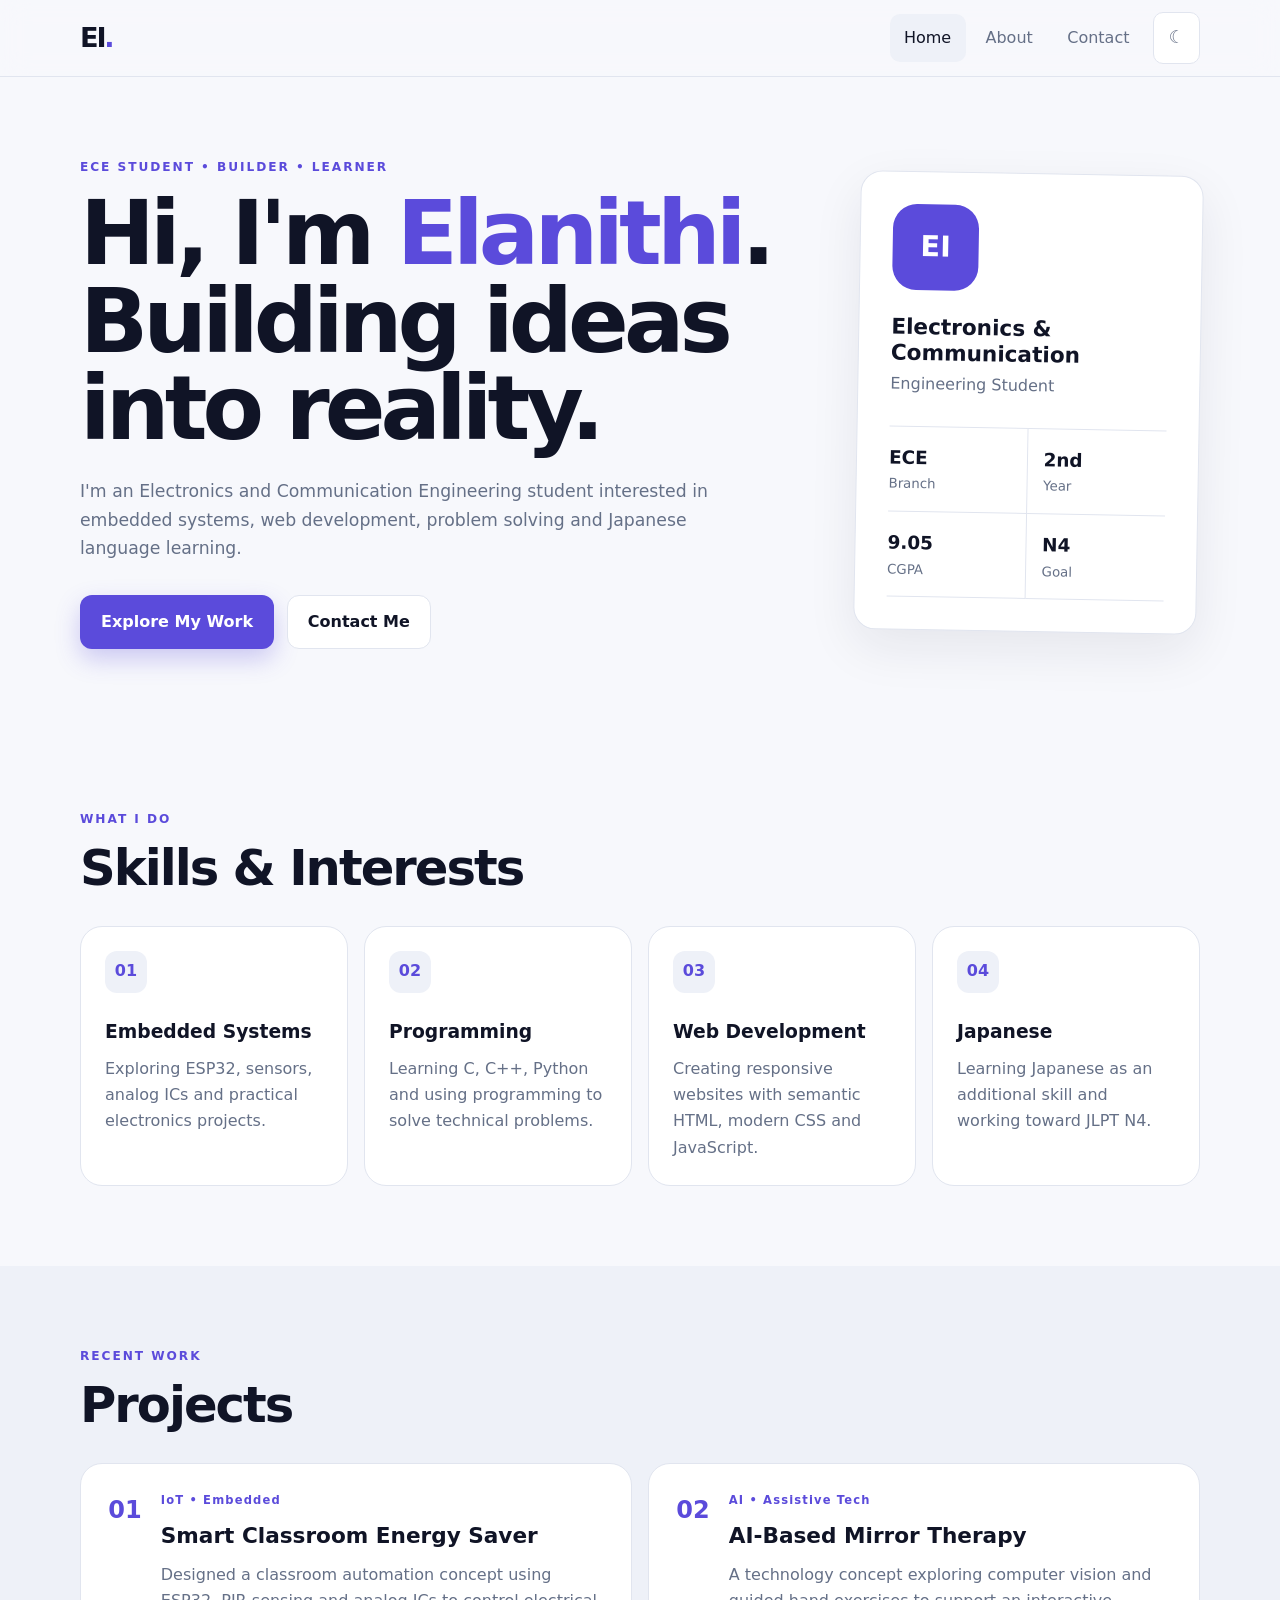
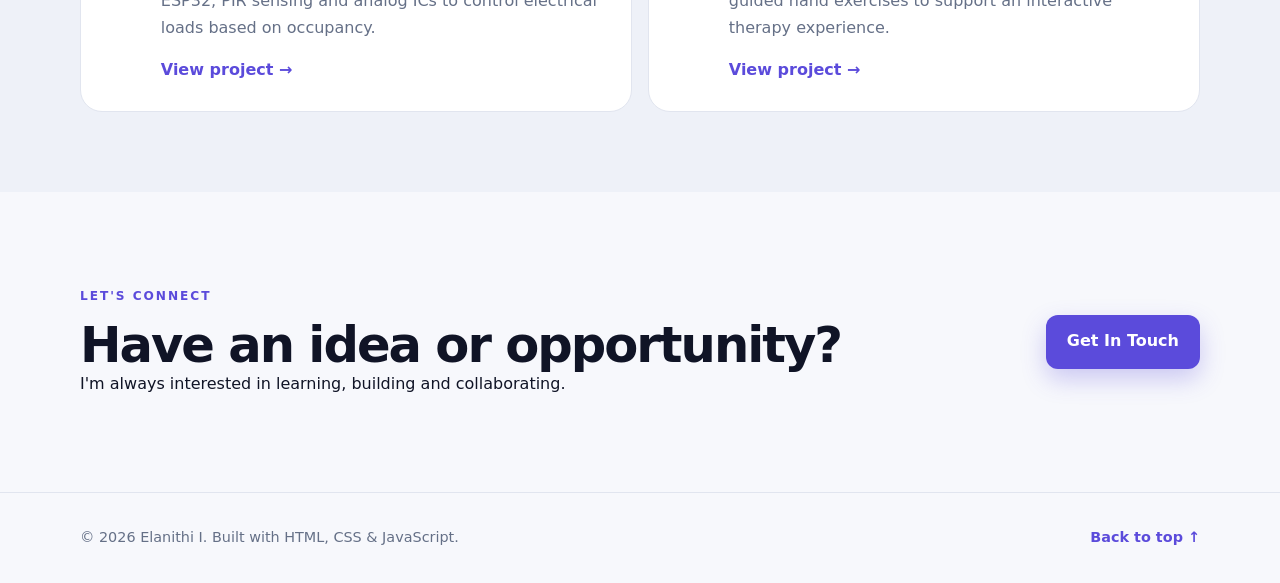
<file: index.html>
<!DOCTYPE html>
<html lang="en">
<head>
  <meta charset="UTF-8">
  <meta name="viewport" content="width=device-width, initial-scale=1.0">
  <meta name="description" content="Elanithi I - ECE student portfolio">
  <title>Elanithi I | Portfolio</title>
  <link rel="stylesheet" href="style.css">
</head>
<body>
  <header class="site-header">
    <nav class="navbar container" aria-label="Main navigation">
      <a class="logo" href="index.html" aria-label="Elanithi home">EI<span>.</span></a>

      <button class="menu-toggle" id="menuToggle" aria-label="Open navigation" aria-expanded="false">
        <span></span><span></span><span></span>
      </button>

      <div class="nav-links" id="navLinks">
        <a class="active" href="index.html">Home</a>
        <a href="about.html">About</a>
        <a href="contact.html">Contact</a>
        <button class="theme-toggle" id="themeToggle" aria-label="Toggle dark mode">☾</button>
      </div>
    </nav>
  </header>

  <main>
    <section class="hero container">
      <div class="hero-content">
        <p class="eyebrow">ECE STUDENT • BUILDER • LEARNER</p>
        <h1>Hi, I'm <span>Elanithi</span>.<br>Building ideas into reality.</h1>
        <p class="hero-text">
          I'm an Electronics and Communication Engineering student interested in
          embedded systems, web development, problem solving and Japanese language learning.
        </p>

        <div class="hero-actions">
          <a class="btn primary" href="about.html">Explore My Work</a>
          <a class="btn secondary" href="contact.html">Contact Me</a>
        </div>
      </div>

      <div class="hero-card" aria-label="Quick profile">
        <div class="profile-mark">EI</div>
        <h2>Electronics & Communication</h2>
        <p>Engineering Student</p>
        <div class="mini-grid">
          <div><strong>ECE</strong><small>Branch</small></div>
          <div><strong>2nd</strong><small>Year</small></div>
          <div><strong>9.05</strong><small>CGPA</small></div>
          <div><strong>N4</strong><small>Goal</small></div>
        </div>
      </div>
    </section>

    <section class="section container">
      <div class="section-heading">
        <p class="eyebrow">WHAT I DO</p>
        <h2>Skills & Interests</h2>
      </div>

      <div class="skills-grid">
        <article class="skill-card">
          <span class="card-icon">01</span>
          <h3>Embedded Systems</h3>
          <p>Exploring ESP32, sensors, analog ICs and practical electronics projects.</p>
        </article>
        <article class="skill-card">
          <span class="card-icon">02</span>
          <h3>Programming</h3>
          <p>Learning C, C++, Python and using programming to solve technical problems.</p>
        </article>
        <article class="skill-card">
          <span class="card-icon">03</span>
          <h3>Web Development</h3>
          <p>Creating responsive websites with semantic HTML, modern CSS and JavaScript.</p>
        </article>
        <article class="skill-card">
          <span class="card-icon">04</span>
          <h3>Japanese</h3>
          <p>Learning Japanese as an additional skill and working toward JLPT N4.</p>
        </article>
      </div>
    </section>

    <section class="section projects-section">
      <div class="container">
        <div class="section-heading">
          <p class="eyebrow">RECENT WORK</p>
          <h2>Projects</h2>
        </div>

        <div class="projects-grid">
          <article class="project-card featured">
            <div class="project-number">01</div>
            <div>
              <p class="project-tag">IoT • Embedded</p>
              <h3>Smart Classroom Energy Saver</h3>
              <p>Designed a classroom automation concept using ESP32, PIR sensing and analog ICs to control electrical loads based on occupancy.</p>
              <a href="about.html#projects" class="text-link">View project →</a>
            </div>
          </article>

          <article class="project-card">
            <div class="project-number">02</div>
            <div>
              <p class="project-tag">AI • Assistive Tech</p>
              <h3>AI-Based Mirror Therapy</h3>
              <p>A technology concept exploring computer vision and guided hand exercises to support an interactive therapy experience.</p>
              <a href="about.html#projects" class="text-link">View project →</a>
            </div>
          </article>
        </div>
      </div>
    </section>

    <section class="cta container">
      <div>
        <p class="eyebrow">LET'S CONNECT</p>
        <h2>Have an idea or opportunity?</h2>
        <p>I'm always interested in learning, building and collaborating.</p>
      </div>
      <a class="btn primary" href="contact.html">Get In Touch</a>
    </section>
  </main>

  <footer class="footer">
    <div class="container footer-inner">
      <p>© 2026 Elanithi I. Built with HTML, CSS & JavaScript.</p>
      <a href="index.html">Back to top ↑</a>
    </div>
  </footer>

  <script src="script.js"></script>
</body>
</html>
</file>
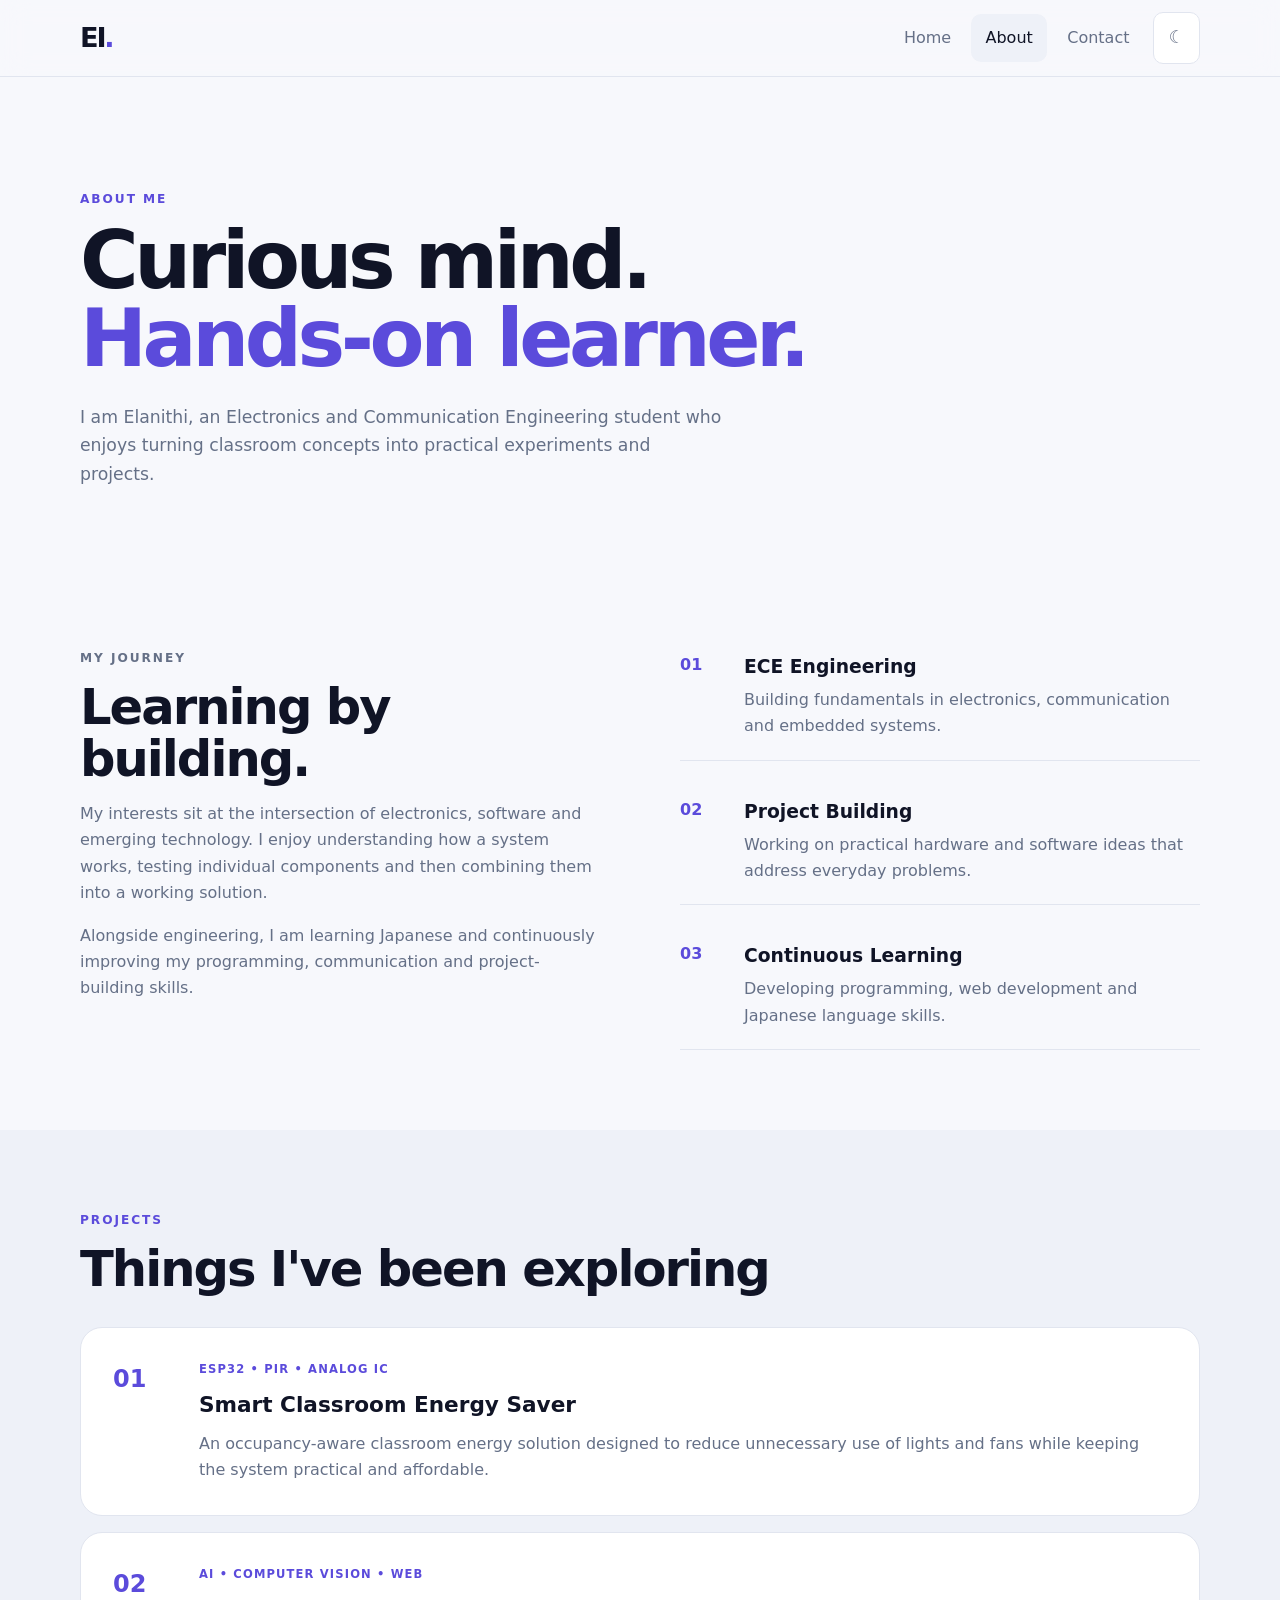
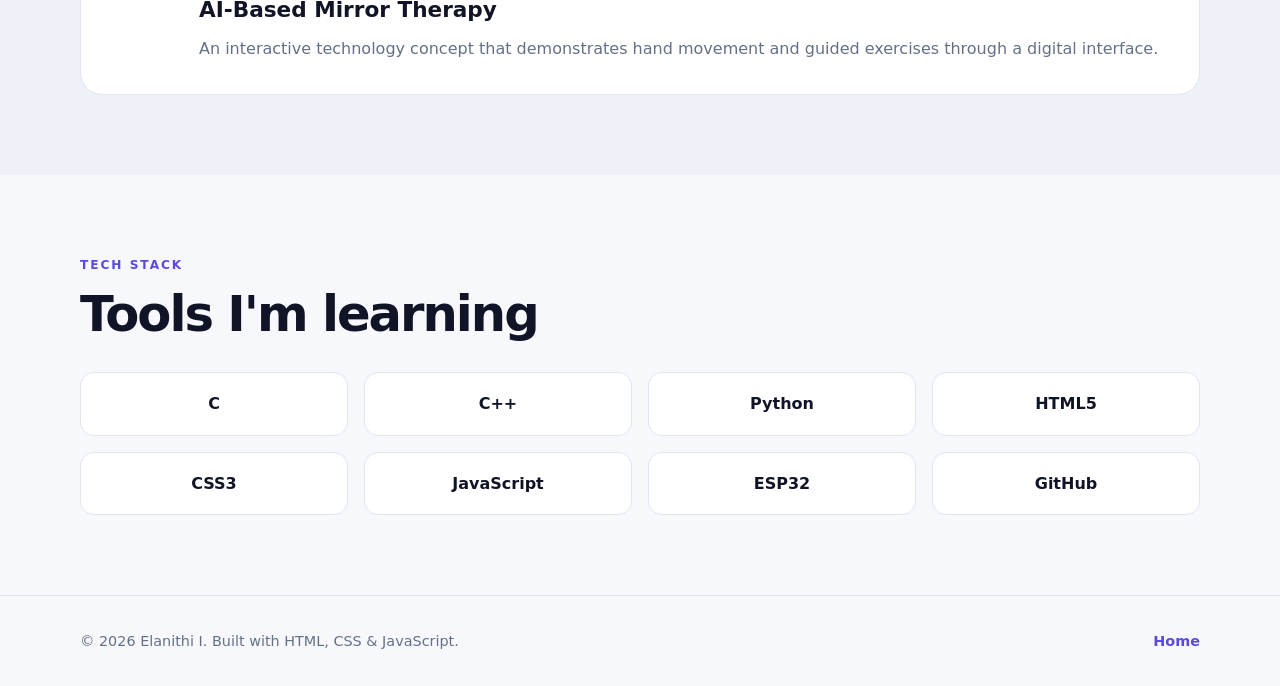
<file: about.html>
<!DOCTYPE html>
<html lang="en">
<head>
  <meta charset="UTF-8">
  <meta name="viewport" content="width=device-width, initial-scale=1.0">
  <meta name="description" content="About Elanithi I and technical projects">
  <title>About | Elanithi I</title>
  <link rel="stylesheet" href="style.css">
</head>
<body>
  <header class="site-header">
    <nav class="navbar container" aria-label="Main navigation">
      <a class="logo" href="index.html">EI<span>.</span></a>
      <button class="menu-toggle" id="menuToggle" aria-label="Open navigation" aria-expanded="false">
        <span></span><span></span><span></span>
      </button>
      <div class="nav-links" id="navLinks">
        <a href="index.html">Home</a>
        <a class="active" href="about.html">About</a>
        <a href="contact.html">Contact</a>
        <button class="theme-toggle" id="themeToggle" aria-label="Toggle dark mode">☾</button>
      </div>
    </nav>
  </header>

  <main>
    <section class="page-hero container">
      <p class="eyebrow">ABOUT ME</p>
      <h1>Curious mind.<br><span>Hands-on learner.</span></h1>
      <p>I am Elanithi, an Electronics and Communication Engineering student who enjoys turning classroom concepts into practical experiments and projects.</p>
    </section>

    <section class="section container about-layout">
      <div class="about-intro">
        <p class="eyebrow">MY JOURNEY</p>
        <h2>Learning by building.</h2>
        <p>
          My interests sit at the intersection of electronics, software and emerging technology.
          I enjoy understanding how a system works, testing individual components and then combining
          them into a working solution.
        </p>
        <p>
          Alongside engineering, I am learning Japanese and continuously improving my programming,
          communication and project-building skills.
        </p>
      </div>

      <div class="timeline">
        <div class="timeline-item">
          <span>01</span>
          <div><h3>ECE Engineering</h3><p>Building fundamentals in electronics, communication and embedded systems.</p></div>
        </div>
        <div class="timeline-item">
          <span>02</span>
          <div><h3>Project Building</h3><p>Working on practical hardware and software ideas that address everyday problems.</p></div>
        </div>
        <div class="timeline-item">
          <span>03</span>
          <div><h3>Continuous Learning</h3><p>Developing programming, web development and Japanese language skills.</p></div>
        </div>
      </div>
    </section>

    <section class="section projects-section" id="projects">
      <div class="container">
        <div class="section-heading">
          <p class="eyebrow">PROJECTS</p>
          <h2>Things I've been exploring</h2>
        </div>

        <div class="project-list">
          <article class="project-row">
            <span class="project-number">01</span>
            <div>
              <p class="project-tag">ESP32 • PIR • ANALOG IC</p>
              <h3>Smart Classroom Energy Saver</h3>
              <p>An occupancy-aware classroom energy solution designed to reduce unnecessary use of lights and fans while keeping the system practical and affordable.</p>
            </div>
          </article>

          <article class="project-row">
            <span class="project-number">02</span>
            <div>
              <p class="project-tag">AI • COMPUTER VISION • WEB</p>
              <h3>AI-Based Mirror Therapy</h3>
              <p>An interactive technology concept that demonstrates hand movement and guided exercises through a digital interface.</p>
            </div>
          </article>
        </div>
      </div>
    </section>

    <section class="section container">
      <div class="section-heading">
        <p class="eyebrow">TECH STACK</p>
        <h2>Tools I'm learning</h2>
      </div>
      <div class="tech-grid">
        <span>C</span><span>C++</span><span>Python</span><span>HTML5</span>
        <span>CSS3</span><span>JavaScript</span><span>ESP32</span><span>GitHub</span>
      </div>
    </section>
  </main>

  <footer class="footer">
    <div class="container footer-inner">
      <p>© 2026 Elanithi I. Built with HTML, CSS & JavaScript.</p>
      <a href="index.html">Home</a>
    </div>
  </footer>

  <script src="script.js"></script>
</body>
</html>
</file>
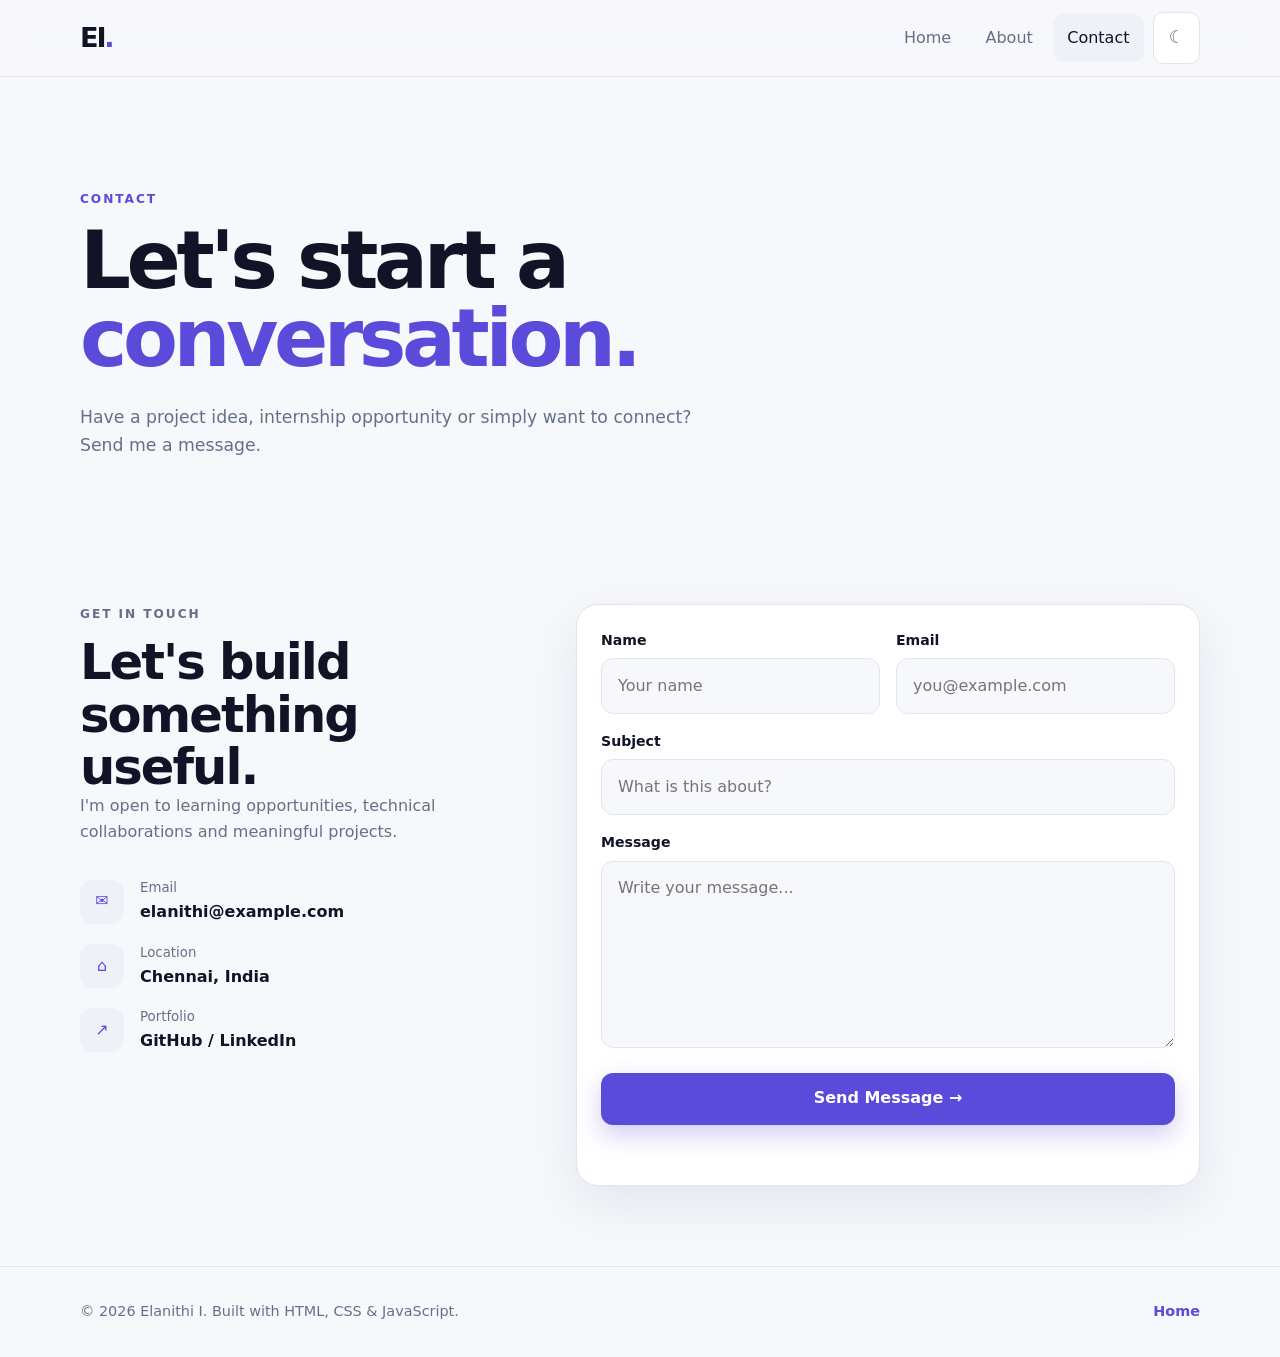
<file: contact.html>
<!DOCTYPE html>
<html lang="en">
<head>
  <meta charset="UTF-8">
  <meta name="viewport" content="width=device-width, initial-scale=1.0">
  <meta name="description" content="Contact Elanithi I">
  <title>Contact | Elanithi I</title>
  <link rel="stylesheet" href="style.css">
</head>
<body>
  <header class="site-header">
    <nav class="navbar container" aria-label="Main navigation">
      <a class="logo" href="index.html">EI<span>.</span></a>
      <button class="menu-toggle" id="menuToggle" aria-label="Open navigation" aria-expanded="false">
        <span></span><span></span><span></span>
      </button>
      <div class="nav-links" id="navLinks">
        <a href="index.html">Home</a>
        <a href="about.html">About</a>
        <a class="active" href="contact.html">Contact</a>
        <button class="theme-toggle" id="themeToggle" aria-label="Toggle dark mode">☾</button>
      </div>
    </nav>
  </header>

  <main>
    <section class="page-hero container">
      <p class="eyebrow">CONTACT</p>
      <h1>Let's start a<br><span>conversation.</span></h1>
      <p>Have a project idea, internship opportunity or simply want to connect? Send me a message.</p>
    </section>

    <section class="section container contact-layout">
      <div class="contact-info">
        <p class="eyebrow">GET IN TOUCH</p>
        <h2>Let's build something useful.</h2>
        <p>I'm open to learning opportunities, technical collaborations and meaningful projects.</p>

        <div class="contact-points">
          <div><span>✉</span><div><small>Email</small><strong>elanithi@example.com</strong></div></div>
          <div><span>⌂</span><div><small>Location</small><strong>Chennai, India</strong></div></div>
          <div><span>↗</span><div><small>Portfolio</small><strong>GitHub / LinkedIn</strong></div></div>
        </div>
      </div>

      <form class="contact-form" id="contactForm">
        <div class="form-row">
          <div class="form-group">
            <label for="name">Name</label>
            <input id="name" name="name" type="text" placeholder="Your name" required>
          </div>
          <div class="form-group">
            <label for="email">Email</label>
            <input id="email" name="email" type="email" placeholder="you@example.com" required>
          </div>
        </div>

        <div class="form-group">
          <label for="subject">Subject</label>
          <input id="subject" name="subject" type="text" placeholder="What is this about?" required>
        </div>

        <div class="form-group">
          <label for="message">Message</label>
          <textarea id="message" name="message" rows="6" placeholder="Write your message..." required></textarea>
        </div>

        <button class="btn primary submit-btn" type="submit">Send Message →</button>
        <p class="form-status" id="formStatus" role="status"></p>
      </form>
    </section>
  </main>

  <footer class="footer">
    <div class="container footer-inner">
      <p>© 2026 Elanithi I. Built with HTML, CSS & JavaScript.</p>
      <a href="index.html">Home</a>
    </div>
  </footer>

  <script src="script.js"></script>
</body>
</html>
</file>
<file: style.css>
/* ================================
   ELANITHI PORTFOLIO
   Advanced CSS3 & Responsive Architecture
   ================================ */

:root {
  --bg: #f7f8fc;
  --surface: #ffffff;
  --surface-2: #eef1f8;
  --text: #101426;
  --muted: #657087;
  --accent: #5b4bdb;
  --accent-2: #8a72ff;
  --border: #e1e5ef;
  --shadow: 0 18px 50px rgba(23, 28, 50, 0.08);
  --radius: 22px;
  --max-width: 1120px;
  --transition: 220ms ease;
}

[data-theme="dark"] {
  --bg: #0d1020;
  --surface: #15192b;
  --surface-2: #1d2237;
  --text: #f4f5ff;
  --muted: #a8afc4;
  --accent: #9584ff;
  --accent-2: #b1a4ff;
  --border: #2a3047;
  --shadow: 0 18px 50px rgba(0, 0, 0, 0.3);
}

* {
  box-sizing: border-box;
  margin: 0;
  padding: 0;
}

html {
  scroll-behavior: smooth;
}

body {
  min-height: 100vh;
  background: var(--bg);
  color: var(--text);
  font-family: Inter, ui-sans-serif, system-ui, -apple-system, BlinkMacSystemFont, "Segoe UI", sans-serif;
  line-height: 1.65;
  transition: background var(--transition), color var(--transition);
}

a {
  color: inherit;
  text-decoration: none;
}

button,
input,
textarea {
  font: inherit;
}

button {
  cursor: pointer;
}

.container {
  width: min(100% - 2rem, var(--max-width));
  margin-inline: auto;
}

/* HEADER + FLEXBOX NAV */
.site-header {
  position: sticky;
  top: 0;
  z-index: 100;
  background: color-mix(in srgb, var(--bg) 88%, transparent);
  backdrop-filter: blur(14px);
  border-bottom: 1px solid var(--border);
}

.navbar {
  min-height: 76px;
  display: flex;
  align-items: center;
  justify-content: space-between;
  gap: 1rem;
}

.logo {
  font-size: 1.7rem;
  font-weight: 900;
  letter-spacing: -0.08em;
}

.logo span,
h1 span {
  color: var(--accent);
}

.nav-links {
  display: flex;
  align-items: center;
  gap: 0.35rem;
}

.nav-links a,
.theme-toggle {
  padding: 0.65rem 0.9rem;
  border-radius: 10px;
  color: var(--muted);
  transition: all var(--transition);
}

.nav-links a:hover,
.nav-links a.active {
  color: var(--text);
  background: var(--surface-2);
}

.theme-toggle {
  border: 1px solid var(--border);
  background: var(--surface);
  font-size: 1.1rem;
  margin-left: 0.25rem;
}

.menu-toggle {
  display: none;
  border: 0;
  background: transparent;
  width: 44px;
  height: 44px;
}

.menu-toggle span {
  display: block;
  width: 23px;
  height: 2px;
  margin: 5px auto;
  background: var(--text);
}

/* HERO */
.hero {
  min-height: 650px;
  display: grid;
  grid-template-columns: 1.35fr 0.65fr;
  align-items: center;
  gap: 4rem;
  padding-block: 5rem;
}

.eyebrow {
  color: var(--accent);
  font-size: 0.76rem;
  font-weight: 800;
  letter-spacing: 0.16em;
  margin-bottom: 0.8rem;
}

.hero h1,
.page-hero h1 {
  max-width: 800px;
  font-size: clamp(2.8rem, 7vw, 5.6rem);
  line-height: 0.98;
  letter-spacing: -0.055em;
  margin-bottom: 1.5rem;
}

.hero-text,
.page-hero > p:last-child {
  max-width: 650px;
  color: var(--muted);
  font-size: 1.08rem;
}

.hero-actions {
  display: flex;
  flex-wrap: wrap;
  gap: 0.8rem;
  margin-top: 2rem;
}

.btn {
  display: inline-flex;
  align-items: center;
  justify-content: center;
  min-height: 50px;
  padding: 0.8rem 1.25rem;
  border-radius: 12px;
  border: 1px solid transparent;
  font-weight: 750;
  transition: transform var(--transition), box-shadow var(--transition), background var(--transition);
}

.btn:hover {
  transform: translateY(-2px);
}

.primary {
  background: var(--accent);
  color: white;
  box-shadow: 0 10px 25px color-mix(in srgb, var(--accent) 28%, transparent);
}

.secondary {
  background: var(--surface);
  border-color: var(--border);
}

.hero-card {
  background: var(--surface);
  border: 1px solid var(--border);
  border-radius: var(--radius);
  padding: 2rem;
  box-shadow: var(--shadow);
  transform: rotate(1deg);
}

.profile-mark {
  width: 86px;
  height: 86px;
  display: grid;
  place-items: center;
  border-radius: 24px;
  background: var(--accent);
  color: white;
  font-size: 1.8rem;
  font-weight: 900;
  margin-bottom: 1.5rem;
}

.hero-card h2 {
  font-size: 1.35rem;
  line-height: 1.2;
}

.hero-card > p {
  color: var(--muted);
  margin-top: 0.3rem;
}

.mini-grid {
  display: grid;
  grid-template-columns: 1fr 1fr;
  margin-top: 1.8rem;
  border-top: 1px solid var(--border);
}

.mini-grid div {
  padding: 1rem 0;
  border-bottom: 1px solid var(--border);
}

.mini-grid div:nth-child(odd) {
  border-right: 1px solid var(--border);
  padding-right: 1rem;
}

.mini-grid div:nth-child(even) {
  padding-left: 1rem;
}

.mini-grid strong,
.mini-grid small {
  display: block;
}

.mini-grid strong {
  font-size: 1.15rem;
}

.mini-grid small {
  color: var(--muted);
}

/* SECTIONS */
.section {
  padding-block: 5rem;
}

.section-heading {
  margin-bottom: 2rem;
}

.section-heading h2,
.about-intro h2,
.contact-info h2,
.cta h2 {
  font-size: clamp(2rem, 4vw, 3.1rem);
  line-height: 1.05;
  letter-spacing: -0.04em;
}

.skills-grid {
  display: grid;
  grid-template-columns: repeat(4, 1fr);
  gap: 1rem;
}

.skill-card,
.project-card,
.project-row {
  background: var(--surface);
  border: 1px solid var(--border);
  border-radius: var(--radius);
}

.skill-card {
  padding: 1.5rem;
  transition: transform var(--transition), box-shadow var(--transition);
}

.skill-card:hover {
  transform: translateY(-5px);
  box-shadow: var(--shadow);
}

.card-icon,
.project-number {
  color: var(--accent);
  font-weight: 900;
}

.card-icon {
  display: inline-grid;
  place-items: center;
  width: 42px;
  height: 42px;
  border-radius: 12px;
  background: var(--surface-2);
  margin-bottom: 1.5rem;
}

.skill-card h3 {
  margin-bottom: 0.5rem;
}

.skill-card p,
.project-card p,
.project-row p,
.about-intro p,
.contact-info > p {
  color: var(--muted);
}

.projects-section {
  background: var(--surface-2);
}

.projects-grid {
  display: grid;
  grid-template-columns: 1fr 1fr;
  gap: 1rem;
}

.project-card {
  padding: 1.7rem;
  display: grid;
  grid-template-columns: auto 1fr;
  gap: 1.2rem;
}

.project-number {
  font-size: 1.5rem;
}

.project-tag {
  color: var(--accent) !important;
  font-size: 0.72rem;
  font-weight: 800;
  letter-spacing: 0.1em;
  margin-bottom: 0.5rem;
}

.project-card h3,
.project-row h3 {
  font-size: 1.35rem;
  margin-bottom: 0.5rem;
}

.text-link {
  display: inline-block;
  color: var(--accent);
  font-weight: 750;
  margin-top: 1rem;
}

.cta {
  min-height: 300px;
  display: flex;
  align-items: center;
  justify-content: space-between;
  gap: 2rem;
}

/* INNER PAGES */
.page-hero {
  padding-block: 7rem 4rem;
}

.page-hero h1 {
  font-size: clamp(3rem, 7vw, 5rem);
}

.about-layout {
  display: grid;
  grid-template-columns: 1fr 1fr;
  gap: 5rem;
}

.about-intro p {
  margin-top: 1rem;
  max-width: 580px;
}

.timeline {
  display: grid;
  gap: 1rem;
}

.timeline-item {
  display: grid;
  grid-template-columns: 48px 1fr;
  gap: 1rem;
  padding: 1.25rem 0;
  border-bottom: 1px solid var(--border);
}

.timeline-item > span {
  color: var(--accent);
  font-weight: 900;
}

.timeline-item h3 {
  margin-bottom: 0.25rem;
}

.timeline-item p {
  color: var(--muted);
}

.project-list {
  display: grid;
  gap: 1rem;
}

.project-row {
  padding: 2rem;
  display: grid;
  grid-template-columns: 70px 1fr;
  gap: 1rem;
}

.tech-grid {
  display: grid;
  grid-template-columns: repeat(4, 1fr);
  gap: 1rem;
}

.tech-grid span {
  padding: 1.1rem;
  background: var(--surface);
  border: 1px solid var(--border);
  border-radius: 14px;
  text-align: center;
  font-weight: 750;
}

/* CONTACT */
.contact-layout {
  display: grid;
  grid-template-columns: 0.8fr 1.2fr;
  gap: 5rem;
}

.contact-points {
  margin-top: 2rem;
  display: grid;
  gap: 1rem;
}

.contact-points > div {
  display: flex;
  align-items: center;
  gap: 1rem;
}

.contact-points > div > span {
  width: 44px;
  height: 44px;
  display: grid;
  place-items: center;
  background: var(--surface-2);
  border-radius: 12px;
  color: var(--accent);
}

.contact-points small,
.contact-points strong {
  display: block;
}

.contact-points small {
  color: var(--muted);
}

.contact-form {
  background: var(--surface);
  border: 1px solid var(--border);
  border-radius: var(--radius);
  padding: 1.5rem;
  box-shadow: var(--shadow);
}

.form-row {
  display: grid;
  grid-template-columns: 1fr 1fr;
  gap: 1rem;
}

.form-group {
  margin-bottom: 1rem;
}

.form-group label {
  display: block;
  font-size: 0.88rem;
  font-weight: 750;
  margin-bottom: 0.4rem;
}

.form-group input,
.form-group textarea {
  width: 100%;
  border: 1px solid var(--border);
  border-radius: 12px;
  padding: 0.85rem 1rem;
  background: var(--bg);
  color: var(--text);
  outline: none;
  resize: vertical;
  transition: border var(--transition), box-shadow var(--transition);
}

.form-group input:focus,
.form-group textarea:focus {
  border-color: var(--accent);
  box-shadow: 0 0 0 3px color-mix(in srgb, var(--accent) 15%, transparent);
}

.submit-btn {
  border: 0;
  width: 100%;
}

.form-status {
  text-align: center;
  color: var(--accent);
  font-weight: 700;
  margin-top: 0.8rem;
  min-height: 1.5rem;
}

/* FOOTER */
.footer {
  border-top: 1px solid var(--border);
}

.footer-inner {
  min-height: 90px;
  display: flex;
  align-items: center;
  justify-content: space-between;
  gap: 1rem;
  color: var(--muted);
  font-size: 0.9rem;
}

.footer a {
  color: var(--accent);
  font-weight: 700;
}

/* MOBILE-FIRST RESPONSIVE BREAKPOINTS */
@media (max-width: 900px) {
  .hero {
    grid-template-columns: 1fr;
    min-height: auto;
    gap: 3rem;
  }

  .hero-card {
    max-width: 520px;
  }

  .skills-grid {
    grid-template-columns: repeat(2, 1fr);
  }

  .about-layout,
  .contact-layout {
    grid-template-columns: 1fr;
    gap: 3rem;
  }
}

@media (max-width: 700px) {
  .container {
    width: min(100% - 1.25rem, var(--max-width));
  }

  .navbar {
    min-height: 68px;
  }

  .menu-toggle {
    display: block;
  }

  .nav-links {
    position: absolute;
    top: 68px;
    left: 0;
    right: 0;
    display: none;
    flex-direction: column;
    align-items: stretch;
    padding: 0.75rem;
    background: var(--surface);
    border-bottom: 1px solid var(--border);
    box-shadow: var(--shadow);
  }

  .nav-links.open {
    display: flex;
  }

  .nav-links a,
  .theme-toggle {
    text-align: center;
    margin: 0;
  }

  .hero {
    padding-block: 4rem;
  }

  .hero h1,
  .page-hero h1 {
    font-size: clamp(2.8rem, 14vw, 4rem);
  }

  .skills-grid,
  .projects-grid,
  .tech-grid {
    grid-template-columns: 1fr;
  }

  .cta {
    align-items: flex-start;
    flex-direction: column;
  }

  .form-row {
    grid-template-columns: 1fr;
    gap: 0;
  }

  .page-hero {
    padding-block: 5rem 3rem;
  }

  .footer-inner {
    flex-direction: column;
    justify-content: center;
    padding-block: 1.5rem;
    text-align: center;
  }
}

@media (prefers-reduced-motion: reduce) {
  html {
    scroll-behavior: auto;
  }

  *, *::before, *::after {
    transition-duration: 0.01ms !important;
  }
}
</file>
